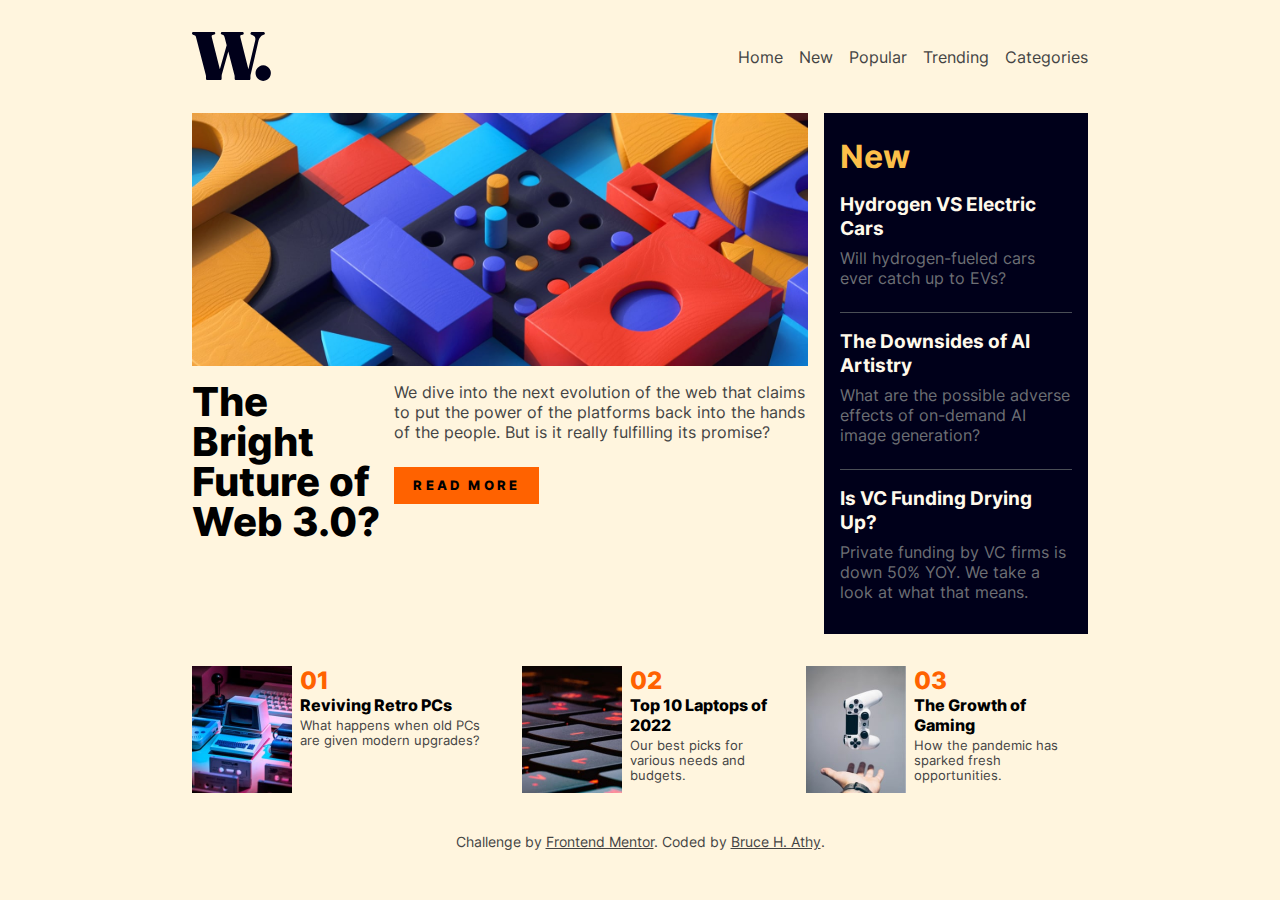
<file: index.html>
<!DOCTYPE html>
<html lang="en">
  <head>
    <meta charset="UTF-8" />
    <meta name="viewport" content="width=device-width, initial-scale=1.0" />
    <link
      rel="icon"
      type="image/png"
      sizes="32x32"
      href="./assets/images/logo-icon.svg"
    />
    <link rel="stylesheet" href="style.css" />
    <script src="script.js" defer></script>
    <title>W. News | Homepage</title>
  </head>
  <body>
    <nav class="navbar">
      <img src="./assets/images/logo.svg" alt="logo" class="logo" />
      <button class="toggle-btn" id="toggle-btn">
        <img src="./assets/images/icon-menu.svg" />
      </button>
      <ul class="nav-links" id="nav-links">
        <li>
          <button class="close-btn" id="close-btn">
            <img src="./assets/images/icon-menu-close.svg" />
          </button>
        </li>
        <li><a href="./index.html">Home</a></li>
        <li><a href="./error.html">New</a></li>
        <li><a href="./error.html">Popular</a></li>
        <li><a href="./error.html">Trending</a></li>
        <li><a href="./error.html">Categories</a></li>
      </ul>
    </nav>
    <main>
      <section class="hero">
        <img
          src="./assets/images/image-web-3-mobile.jpg"
          alt="image-web-3"
          class="mobile-img hidden"
        />
        <img
          src="./assets/images/image-web-3-desktop.jpg"
          alt="image-web-3"
          class="desktop-img"
        />
        <div class="hero-text">
          <h1>The Bright Future of Web 3.0?</h1>
          <div class="hero-description">
            <p>
              We dive into the next evolution of the web that claims to put the
              power of the platforms back into the hands of the people. But is
              it really fulfilling its promise?
            </p>
            <a href="./error.html">Read more</a>
          </div>
        </div>
      </section>
      <section class="new">
        <h2>New</h2>
        <div class="new-article">
          <a href="./error.html">Hydrogen VS Electric Cars</a>
          <p>Will hydrogen-fueled cars ever catch up to EVs?</p>
        </div>
        <div class="new-article">
          <a href="./error.html">The Downsides of AI Artistry</a>
          <p>
            What are the possible adverse effects of on-demand AI image
            generation?
          </p>
        </div>
        <div class="new-article">
          <a href="./error.html">Is VC Funding Drying Up?</a>
          <p>
            Private funding by VC firms is down 50% YOY. We take a look at what
            that means.
          </p>
        </div>
      </section>
    </main>
    <section class="cards-container">
      <div class="card">
        <img src="./assets/images/image-retro-pcs.jpg" alt="image-retro-pcs" />
        <div class="card-text">
          <h3>01</h3>
          <a href="./error.html">Reviving Retro PCs</a>
          <p>What happens when old PCs are given modern upgrades?</p>
        </div>
      </div>
      <div class="card">
        <img
          src="./assets/images/image-top-laptops.jpg"
          alt="image-top-laptops"
        />
        <div class="card-text">
          <h3>02</h3>
          <a href="./error.html">Top 10 Laptops of 2022</a>
          <p>Our best picks for various needs and budgets.</p>
        </div>
      </div>
      <div class="card">
        <img
          src="./assets/images/image-gaming-growth.jpg"
          alt="image-gaming-growth"
        />
        <div class="card-text">
          <h3>03</h3>
          <a href="./error.html">The Growth of Gaming</a>
          <p>How the pandemic has sparked fresh opportunities.</p>
        </div>
      </div>
    </section>

    <div class="attribution">
      Challenge by
      <a href="https://www.frontendmentor.io?ref=challenge" target="_blank"
        >Frontend Mentor</a
      >. Coded by <a href="https://x.com/breezytresbeau">Bruce H. Athy</a>.
    </div>
  </body>
</html>
</file>
<file: style.css>
@font-face {
  font-family: "Inter";
  src: url("./assets/fonts/Inter-VariableFont_slnt\,wght.ttf");
}

:root {
  --primary-color: #ff6200;
  --secondary-color: #fff5de;
  --accent-color: #fcbf49;
  --text-color: #444444;
}

* {
  margin: 0;
  padding: 0;
  box-sizing: border-box;
}

body {
  font-family: "Inter", sans-serif;
  background-color: var(--secondary-color);
  color: var(--text-color);
  font-weight: 400;
  margin: 2rem 12rem 0rem 12rem;
  overscroll-behavior: none;
}

main {
  display: flex;
  justify-content: space-between;
  gap: 1rem;
  margin: 2rem 0;
}

h1 {
  color: #000;
}

p {
  font-size: 1rem;
}

a {
  text-decoration: none;
  cursor: pointer;
}

/* Navbar Section */
.navbar {
  display: flex;
  justify-content: space-between;
  align-items: center;
  width: 100%;
}

.logo {
  width: 5rem;
  user-select: none;
}

.nav-bg {
  display: none;
}

.toggle-btn {
  display: none;
}
.close-btn {
  display: none;
}

.nav-links {
  list-style: none;
  display: flex;
}

.nav-links li {
  margin: 0 0.5rem;
}

.nav-links li:last-child {
  margin-right: 0;
}

.nav-links li a {
  color: var(--text-color);
}

.nav-links li a:hover {
  color: var(--primary-color);
}

/* Hero Section */
.hero {
  display: flex;
  flex-direction: column;
  width: 70%;
}

.desktop-img {
  width: 100%;
  margin-bottom: 1rem;
}

.mobile-img {
  display: none;
}

.hero-text {
  display: flex;
  justify-content: space-between;
}

.hero-text h1 {
  font-size: 2.5rem;
  font-weight: 800;
  line-height: 2.5rem;
}

.hero-description p {
  padding-bottom: 2rem;
}

.hero-description a {
  letter-spacing: 0.2rem;
  text-transform: uppercase;
  background-color: var(--primary-color);
  color: #000;
  font-weight: 800;
  font-size: 0.8rem;
  padding: 0.7rem 1.2rem;
}

.hero-description a:hover {
  background-color: #000;
  color: #fff9eb;
}

/* New Section */
.new {
  display: flex;
  flex-direction: column;
  background-color: #00001a;
  padding: 0.5rem 1rem;
  width: 30%;
  height: max-content;
}

.new h2 {
  color: var(--accent-color);
  font-size: 2rem;
  margin-top: 1rem;
}

.new-article {
  display: flex;
  flex-direction: column;
  padding: 1rem 0 1.5rem 0;
  border-bottom: #4a4e56 1px solid;
}

.new-article:last-child {
  border-bottom: none;
}

.new-article a {
  color: #fff9eb;
  font-size: 1.2rem;
  font-weight: 700;
  margin-bottom: 0.5rem;
}

.new-article p {
  color: #6d6f74;
}

/* Card Section */
.cards-container {
  display: flex;
  justify-content: space-between;
  gap: 1.5rem;
  margin-bottom: 2.5rem;
}

.card {
  display: flex;
}

.card img {
  width: 100px;
}

.card-text {
  padding-left: 0.5rem;
}

.card-text p {
  margin-top: 0.2rem;
  font-size: 0.8rem;
}

.card-text h3 {
  color: var(--primary-color);
  font-size: 1.5rem;
  font-weight: 800;
}

.card-text a {
  color: #000;
  font-weight: 800;
}

.card-text a:hover {
  color: var(--primary-color);
}

/* Error Page */
.error {
  text-align: center;
  margin-top: 5rem;
}

/* Attribution */
.attribution {
  font-size: 0.9rem;
  text-align: center;
}

.attribution a {
  color: var(--text-color);
  text-decoration: underline;
}

/* Media Queries */
@media screen and (max-width: 768px) {
  .nav-links {
    display: none;
  }

  .show {
    display: flex;
    flex-direction: column;
    justify-content: center;
    position: fixed;
    top: 0;
    right: 0;
    width: 15rem;
    height: 100vh;
    padding: 2rem;
    background-color: var(--secondary-color);
  }

  .show li a {
    font-size: 1.5rem;
  }

  .close-btn {
    display: block;
    position: absolute;
    top: 1rem;
    right: 1rem;
    cursor: pointer;
    border: none;
    background-color: transparent;
  }

  .toggle-btn {
    display: block;
    border: none;
    cursor: pointer;
    background-color: transparent;
  }

  .attribution {
    display: none;
  }
}

@media screen and (max-width: 1024px) {
  body {
    margin: 1rem;
    overscroll-behavior: auto;
  }

  main {
    flex-direction: column;
    margin: 0.8rem 0;
    gap: 0;
  }

  .hero {
    width: 100%;
  }

  .hero-text {
    margin-bottom: 2rem;
  }

  .hero-text h1 {
    line-height: 2.7rem;
    margin-bottom: 0.2rem;
  }

  .desktop-img {
    display: none;
  }

  .mobile-img {
    display: block;
    width: 100%;
    margin-bottom: 1rem;
  }

  .hero-text {
    flex-direction: column;
  }

  .new {
    width: 100%;
  }

  .cards-container {
    flex-direction: column;
  }

  .card a {
    font-size: 1.2rem;
  }

  .card p {
    font-size: 1rem;
  }
}
</file>
